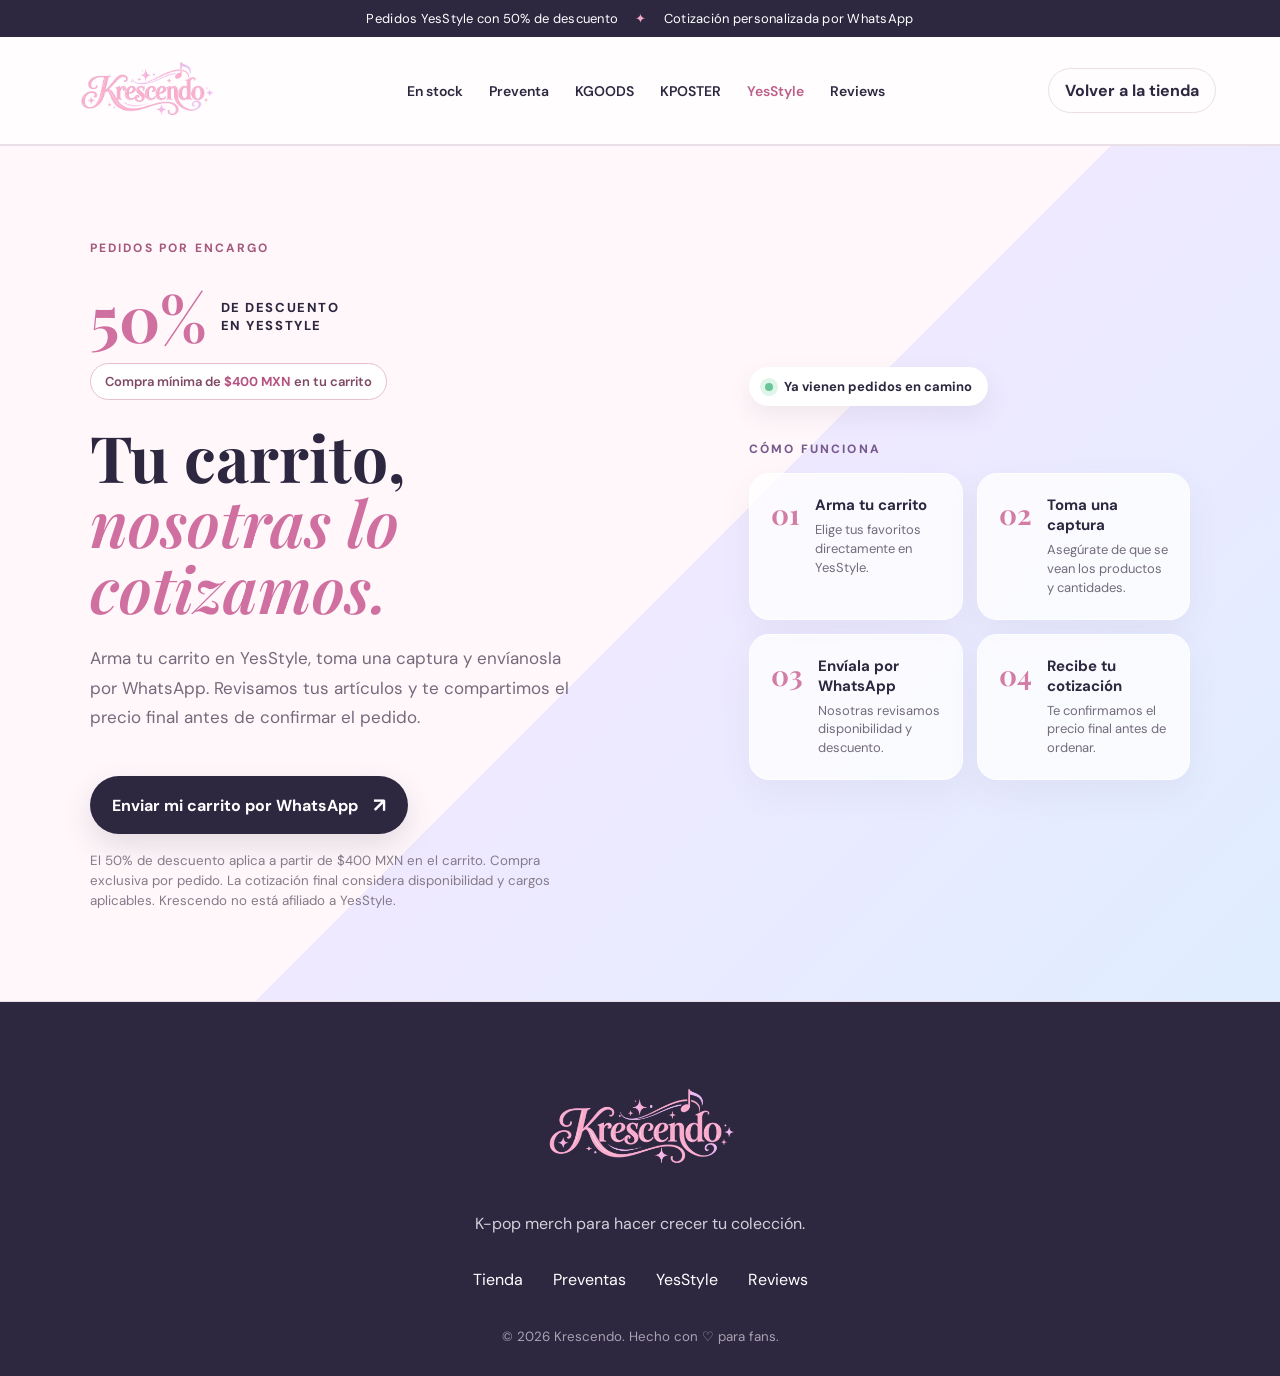
<file: yesstyle.html>
<!doctype html>
<html lang="es">
<head>
  <meta charset="UTF-8" />
  <meta name="viewport" content="width=device-width,initial-scale=1" />
  <meta name="description" content="Pedidos YesStyle por encargo con Krescendo y 50% de descuento." />
  <title>Pedidos YesStyle · Krescendo</title>
  <link rel="icon" type="image/svg+xml" href="data:image/svg+xml,%3Csvg xmlns='http://www.w3.org/2000/svg' viewBox='0 0 64 64'%3E%3Crect width='64' height='64' rx='18' fill='%23ffd8e8'/%3E%3Cpath d='M18 13v38M20 34l20-21M20 33l23 19' fill='none' stroke='%238b4b76' stroke-width='7' stroke-linecap='round'/%3E%3C/svg%3E" />
  <link rel="preconnect" href="https://fonts.googleapis.com">
  <link rel="preconnect" href="https://fonts.gstatic.com" crossorigin>
  <link href="https://fonts.googleapis.com/css2?family=DM+Sans:wght@400;500;600;700&family=Playfair+Display:wght@600;700&display=swap" rel="stylesheet">
  <link rel="stylesheet" href="styles.css?v=23" />
</head>
<body class="yesstyle-page">
  <div class="announcement">Pedidos YesStyle con 50% de descuento <span>✦</span> Cotización personalizada por WhatsApp</div>
  <header>
    <a class="brand" href="index.html"><img src="krescendo-logo.png" alt="Krescendo" /></a>
    <button class="menu" aria-label="Abrir menú">☰</button>
    <nav aria-label="Navegación principal">
      <a href="index.html#stock">En stock</a><a href="index.html#preventa">Preventa</a><a href="index.html#kgoods">KGOODS</a><a href="index.html#kposter">KPOSTER</a><a class="active-link" href="yesstyle.html">YesStyle</a><a href="index.html#reviews">Reviews</a>
    </nav>
    <div class="actions"><a class="back-store" href="index.html">Volver a la tienda</a></div>
  </header>

  <main>
    <section class="yesstyle yesstyle-standalone" id="yesstyle">
      <div class="yesstyle-copy">
        <span class="eyebrow">PEDIDOS POR ENCARGO</span>
        <div class="yesstyle-offer"><strong>50%</strong><span>DE DESCUENTO<br>EN YESSTYLE</span></div>
        <div class="yesstyle-minimum">Compra mínima de <b>$400 MXN</b> en tu carrito</div>
        <h1>Tu carrito,<br><em>nosotras lo cotizamos.</em></h1>
        <p>Arma tu carrito en YesStyle, toma una captura y envíanosla por WhatsApp. Revisamos tus artículos y te compartimos el precio final antes de confirmar el pedido.</p>
        <a class="yesstyle-whatsapp" id="yesstyleWhatsapp" href="#" target="_blank" rel="noopener">Enviar mi carrito por WhatsApp <span>↗</span></a>
        <small>El 50% de descuento aplica a partir de $400 MXN en el carrito. Compra exclusiva por pedido. La cotización final considera disponibilidad y cargos aplicables. Krescendo no está afiliado a YesStyle.</small>
      </div>
      <div class="yesstyle-process">
        <div class="yesstyle-status"><i></i> Ya vienen pedidos en camino</div>
        <span class="yesstyle-kicker">CÓMO FUNCIONA</span>
        <ol>
          <li><b>01</b><div><strong>Arma tu carrito</strong><span>Elige tus favoritos directamente en YesStyle.</span></div></li>
          <li><b>02</b><div><strong>Toma una captura</strong><span>Asegúrate de que se vean los productos y cantidades.</span></div></li>
          <li><b>03</b><div><strong>Envíala por WhatsApp</strong><span>Nosotras revisamos disponibilidad y descuento.</span></div></li>
          <li><b>04</b><div><strong>Recibe tu cotización</strong><span>Te confirmamos el precio final antes de ordenar.</span></div></li>
        </ol>
      </div>
    </section>
  </main>

  <footer class="footer"><img src="krescendo-logo.png" alt="Krescendo"><p>K-pop merch para hacer crecer tu colección.</p><div><a href="index.html">Tienda</a><a href="index.html#preventa">Preventas</a><a href="yesstyle.html">YesStyle</a><a href="index.html#reviews">Reviews</a></div><small>© 2026 Krescendo. Hecho con ♡ para fans.</small></footer>
  <script src="config.js?v=21"></script>
  <script src="yesstyle.js?v=22"></script>
</body>
</html>
</file>
<file: styles.css>
:root{--ink:#2d2840;--pink:#f3a9c7;--blush:#ffe8f0;--lav:#dcd1ff;--sky:#d8efff;--butter:#fff1b8;--paper:#fffdfd;--line:#eadfe7;--muted:#736b7c}*{box-sizing:border-box}html{scroll-behavior:smooth}body{margin:0;background:var(--paper);color:var(--ink);font-family:"DM Sans",sans-serif}button,a{font:inherit}button{cursor:pointer}.announcement{background:var(--ink);color:white;text-align:center;padding:10px 16px;font-size:13px;letter-spacing:.02em}.announcement span{color:var(--pink);padding:0 14px}header{height:108px;display:flex;align-items:center;gap:28px;padding:0 clamp(20px,5vw,76px);border-bottom:1px solid var(--line);position:sticky;top:0;background:rgba(255,253,253,.95);backdrop-filter:blur(16px);z-index:20}.brand{width:180px;flex:none}.brand img{width:100%;display:block}nav{display:flex;gap:26px;margin:auto}nav a,.actions button{color:var(--ink);text-decoration:none;font-weight:600;font-size:14px;white-space:nowrap}nav a:hover{color:#bc608a}.actions{display:flex;gap:9px;align-items:center}.actions button,.menu{border:0;background:none}.icon{font-size:27px}.login{padding:10px 12px!important}.bag{background:var(--blush)!important;border-radius:99px!important;padding:11px 16px!important}.bag b{display:inline-grid;place-items:center;background:var(--ink);color:white;width:22px;height:22px;border-radius:50%;margin-left:7px}.menu{display:none;font-size:24px}.hero{min-height:650px;display:grid;grid-template-columns:1fr 1fr;overflow:hidden}.hero-copy{padding:105px 5vw 70px 8vw;position:relative}.eyebrow{font-size:12px;font-weight:700;letter-spacing:.18em;color:#a5577c}.hero h1{font-family:"Playfair Display",serif;font-size:clamp(55px,6vw,91px);line-height:.98;margin:20px 0 28px}.hero h1 em{color:#d06f9e;font-weight:600}.hero-copy>p{max-width:540px;color:var(--muted);font-size:18px;line-height:1.7}.hero-cta{display:flex;gap:22px;align-items:center;margin:34px 0}.primary{border:0;background:var(--ink);color:#fff!important;text-decoration:none;padding:15px 25px;border-radius:99px;font-weight:700;display:inline-block}.secondary{color:var(--ink);text-underline-offset:5px;font-weight:600}.proof{display:flex;gap:18px;flex-wrap:wrap;color:var(--muted);font-size:13px}.hero-art{position:relative;background:linear-gradient(140deg,var(--blush),var(--lav));overflow:hidden}.orb{position:absolute;border-radius:50%;filter:blur(2px)}.orb.one{width:340px;height:340px;background:#fff7cc;top:-90px;right:-60px}.orb.two{width:260px;height:260px;background:#c9eeff;bottom:-50px;left:-50px}.album{position:absolute;width:250px;height:330px;border-radius:6px;box-shadow:0 28px 55px #5b416c35;padding:30px;display:flex;flex-direction:column;text-align:center;justify-content:center}.album span{font-size:12px;letter-spacing:.25em}.album strong{font-family:"Playfair Display",serif;font-size:30px;margin:12px 0}.album i{font-size:12px}.a1{background:linear-gradient(140deg,#d8f4fb,#fff,#ffdce9);left:9%;top:14%;transform:rotate(-8deg)}.a2{background:linear-gradient(140deg,#29243c,#80688d);color:white;right:9%;top:21%;transform:rotate(9deg)}.lightstick{position:absolute;bottom:9%;left:44%;transform:rotate(-10deg);filter:drop-shadow(0 18px 12px #6b507436)}.lightstick div{width:95px;height:95px;border:10px solid white;border-radius:50%;background:radial-gradient(circle,#f8b7d0 0 20%,transparent 22%);box-shadow:0 0 0 3px #b98bab}.lightstick i{display:block;width:36px;height:185px;background:linear-gradient(90deg,#ddd,#fff,#ddd);margin:auto;border-radius:0 0 15px 15px}.spark{position:absolute;color:white;font-size:56px}.s1{top:9%;left:48%}.s2{bottom:15%;right:5%}.benefits{display:grid;grid-template-columns:repeat(3,1fr);padding:27px 7vw;border-block:1px solid var(--line);background:white}.benefits div{display:flex;gap:9px;flex-direction:column;text-align:center;border-right:1px solid var(--line)}.benefits div:last-child{border:0}.benefits span{color:var(--muted);font-size:14px}.catalog,.reviews{padding:100px 7vw}.section-head{display:flex;justify-content:space-between;align-items:end;margin-bottom:40px}.section-head h2,.pre-copy h2,.categories h2{font-family:"Playfair Display",serif;font-size:44px;margin:10px 0}.filters{display:flex;gap:8px}.filters button{border:1px solid var(--line);background:white;border-radius:99px;padding:10px 16px;color:var(--muted)}.filters button.active{background:var(--ink);color:white}.products{display:grid;grid-template-columns:repeat(4,1fr);gap:22px}.product{position:relative}.product-visual{aspect-ratio:1/1.12;border-radius:22px;display:grid;place-items:center;overflow:hidden;position:relative}.product-visual:after{content:"";width:56%;height:68%;background:linear-gradient(145deg,#fff,#f4edf4);border:1px solid white;box-shadow:0 22px 35px #644e7030;transform:rotate(-4deg);border-radius:5px}.product:nth-child(2n) .product-visual:after{border-radius:50%;height:56%}.product:nth-child(3n) .product-visual:after{transform:rotate(7deg);background:linear-gradient(145deg,#433b61,#d3abce)}.tag{position:absolute;z-index:2;top:14px;left:14px;background:white;border-radius:99px;padding:7px 10px;font-size:11px;font-weight:700}.add{position:absolute;z-index:2;right:14px;bottom:14px;border:0;background:white;border-radius:50%;width:43px;height:43px;font-size:24px}.product h3{font-size:16px;margin:15px 0 6px}.product p{color:var(--muted);font-size:13px;margin:0}.product>span{display:block;font-weight:700;margin-top:10px}.preorder{display:grid;grid-template-columns:.7fr 1.3fr;gap:55px;padding:90px 7vw;background:#fff0f5}.pre-copy p{color:var(--muted);line-height:1.7}.pre-copy a{color:var(--ink);font-weight:700}.pre-grid{display:grid;grid-template-columns:repeat(2,1fr);gap:18px}.pre-card{background:white;border-radius:20px;padding:22px;display:grid;grid-template-columns:115px 1fr;gap:18px;box-shadow:0 8px 25px #8f638515}.pre-cover{background:linear-gradient(145deg,var(--lav),var(--sky));border-radius:12px;min-height:145px;display:grid;place-items:center;font-family:"Playfair Display",serif;text-align:center;padding:10px}.pre-card small{color:#b05780;font-weight:700}.pre-card h3{margin:8px 0}.pre-card p{font-size:13px;color:var(--muted)}.pre-card button,.categories button{border:0;background:none;padding:0;font-weight:700;color:var(--ink)}.categories{display:grid;grid-template-columns:1fr 1fr}.categories article{min-height:440px;padding:55px 6vw;display:flex;gap:30px;align-items:flex-end}.categories article:first-child{background:var(--sky)}.categories article:last-child{background:var(--butter)}.categories article>span{font-family:"Playfair Display";font-size:72px;color:#ffffffaa}.categories small{letter-spacing:.15em}.categories p{color:var(--muted)}.score{display:flex;gap:12px;align-items:center}.score>b{font-family:"Playfair Display";font-size:50px}.score span{color:#e58ab0;letter-spacing:3px}.score small{display:block;color:var(--muted);letter-spacing:0}.review-grid{display:grid;grid-template-columns:repeat(3,1fr);gap:20px}.review-grid blockquote{margin:0;background:#faf4fa;border:1px solid var(--line);border-radius:20px;padding:28px;font-family:"Playfair Display";font-size:20px;line-height:1.5}.review-grid footer{font-family:"DM Sans";font-size:13px;color:var(--muted);margin-top:20px}.footer{padding:65px 7vw 30px;text-align:center;background:var(--ink);color:white}.footer img{width:220px;filter:brightness(1.7)}.footer p{color:#d5cfdb}.footer div{display:flex;justify-content:center;gap:30px;margin:35px}.footer a{color:white;text-decoration:none}.footer small{color:#aaa2b1}dialog{border:0;border-radius:26px;padding:35px;width:min(450px,90vw);box-shadow:0 35px 90px #33283c66;color:var(--ink)}dialog::backdrop{background:#211c2caa;backdrop-filter:blur(5px)}dialog>img{width:180px;display:block;margin:auto}dialog h2,dialog>p{text-align:center}dialog form{display:grid;gap:16px;margin:25px 0}label{font-size:13px;font-weight:700}input{display:block;width:100%;margin-top:7px;padding:14px;border:1px solid var(--line);border-radius:12px;font-size:16px}.close{float:right;border:0;background:none;font-size:25px}.forgot,dialog>small button{border:0;background:none;color:#a5577c}.forgot{font-size:13px}dialog>small{display:block;text-align:center}aside{position:fixed;z-index:40;right:0;top:0;width:min(430px,92vw);height:100vh;background:white;transform:translateX(110%);transition:.3s;display:flex;flex-direction:column;justify-content:space-between;padding:28px;box-shadow:-20px 0 60px #2d284025}aside.open{transform:none}aside h2{display:flex;justify-content:space-between;font-family:"Playfair Display"}aside h2 button{border:0;background:none;font-size:25px}.cart-item{display:flex;justify-content:space-between;padding:16px 0;border-bottom:1px solid var(--line)}.cart-item small{display:block;color:var(--muted)}.empty{text-align:center;color:var(--muted);margin-top:60px}.cart-bottom>div{display:flex;justify-content:space-between;font-size:18px}.cart-bottom>button{width:100%;border:0;background:var(--ink);color:white;padding:15px;border-radius:99px;margin:20px 0}.cart-bottom small{display:block;text-align:center;color:var(--muted)}#overlay{position:fixed;inset:0;background:#211c2c77;z-index:30;display:none}#overlay.show{display:block}.toast{position:fixed;bottom:28px;left:50%;transform:translate(-50%,120px);background:var(--ink);color:white;border-radius:99px;padding:13px 22px;z-index:50;transition:.25s}.toast.show{transform:translate(-50%,0)}@media(max-width:1050px){nav{display:none}header{height:88px}.menu{display:block;order:-1}.actions .login,.icon{display:none}.brand{margin-right:auto}.hero{grid-template-columns:1fr}.hero-copy{padding:70px 8vw}.hero-art{min-height:560px}.products{grid-template-columns:repeat(2,1fr)}.preorder{grid-template-columns:1fr}.review-grid{grid-template-columns:1fr}.section-head{align-items:start;gap:24px}.filters{flex-wrap:wrap}}@media(max-width:650px){.announcement{font-size:11px}.brand{width:140px}.hero-copy{padding:55px 22px}.hero h1{font-size:53px}.hero-art{min-height:460px}.album{width:190px;height:255px}.a1{left:4%}.a2{right:2%}.lightstick{transform:scale(.75) rotate(-10deg);bottom:1%;left:39%}.proof{display:grid}.benefits{grid-template-columns:1fr;padding:0 22px}.benefits div{border-right:0;border-bottom:1px solid var(--line);padding:18px}.catalog,.reviews{padding:70px 22px}.section-head{display:block}.filters{margin-top:20px}.products{gap:13px}.product h3{font-size:14px}.preorder{padding:70px 22px}.pre-grid{grid-template-columns:1fr}.categories{grid-template-columns:1fr}.categories article{min-height:330px}.score{margin-top:20px}.review-grid{grid-template-columns:1fr}.footer div{flex-wrap:wrap}.footer{padding-inline:22px}}
/* Krescendo brand and catalog data overrides */
.brand{text-decoration:none}.brand span{font-family:"Playfair Display",serif;color:#cf70a0;font-size:28px;font-weight:700}.brand img:not([hidden]) + span{display:none}.footer img{margin:auto}.footer-brand{display:block;font-family:"Playfair Display",serif;font-size:34px;color:#f5a8ca}.footer img:not([hidden]) + .footer-brand{display:none}.product-visual img,.pre-cover img{width:100%;height:100%;object-fit:cover}.cover-name{font:700 20px "Playfair Display",serif;text-align:center;padding:18px;z-index:1}.empty-state{grid-column:1/-1;color:var(--muted)}
.brand img{width:180px;height:82px;object-fit:contain;object-position:left center}.footer img{width:230px;height:125px;object-fit:contain;filter:none}@media(max-width:650px){.brand img{width:140px;height:66px}}
.hero-art>img#heroImage{width:100%;height:100%;object-fit:cover;display:block}.hero-placeholder{position:absolute;inset:0;display:grid;place-content:center;justify-items:center;gap:18px;background:linear-gradient(140deg,var(--blush),var(--lav));color:#895878;font-weight:600;letter-spacing:.06em}.hero-placeholder img{width:min(360px,55%);height:auto}.hero-placeholder[hidden]{display:none}
html,body{width:100%;max-width:100%;overflow-x:hidden}.hero{width:100%;max-width:100vw}.hero-copy,.hero-art{min-width:0}.hero-art>img#heroImage{min-width:0;max-width:100%;object-position:center}.products,.pre-grid,.categories,.reviews{min-width:0}img{max-width:100%}

/* YesStyle orders */
.yesstyle{display:grid;grid-template-columns:1.05fr .95fr;min-width:0;background:linear-gradient(135deg,#fff7fa 0%,#fff7fa 52%,#efe9ff 52%,#dfedff 100%);border-block:1px solid var(--line)}
.yesstyle-copy{padding:90px 7vw;min-width:0}.yesstyle-copy h2{font-family:"Playfair Display",serif;font-size:clamp(44px,5vw,72px);line-height:1.02;margin:24px 0}.yesstyle-copy h2 em{color:#cf70a0;font-weight:600}.yesstyle-copy>p{max-width:650px;color:var(--muted);font-size:17px;line-height:1.75}.yesstyle-offer{display:flex;align-items:center;gap:14px;margin-top:28px}.yesstyle-offer strong{font-family:"Playfair Display",serif;font-size:64px;line-height:1;color:#cf70a0}.yesstyle-offer span{font-size:13px;line-height:1.35;letter-spacing:.12em;font-weight:800}.yesstyle-whatsapp{display:inline-flex;align-items:center;gap:15px;margin-top:26px;padding:16px 22px;border-radius:99px;background:#2d2840;color:white;text-decoration:none;font-weight:700;box-shadow:0 12px 30px #4b3d6125}.yesstyle-whatsapp:hover{background:#4b405f;transform:translateY(-1px)}.yesstyle-whatsapp span{font-size:20px}.yesstyle-copy>small{display:block;max-width:620px;margin-top:17px;color:#857a89;line-height:1.5}
.yesstyle-process{padding:90px 7vw 90px 6vw;min-width:0;display:flex;flex-direction:column;justify-content:center}.yesstyle-status{align-self:flex-start;background:white;border:1px solid #ffffffaa;border-radius:99px;padding:10px 15px;font-size:13px;font-weight:700;box-shadow:0 10px 25px #63577a18}.yesstyle-status i{display:inline-block;width:8px;height:8px;background:#68c59a;border-radius:50%;margin-right:8px;box-shadow:0 0 0 5px #dff5e9}.yesstyle-kicker{font-size:12px;letter-spacing:.18em;font-weight:800;color:#765a8d;margin:35px 0 16px}.yesstyle-process ol{list-style:none;padding:0;margin:0;display:grid;grid-template-columns:1fr 1fr;gap:14px}.yesstyle-process li{background:#ffffffcc;border:1px solid white;border-radius:20px;padding:21px;display:flex;gap:15px;min-width:0;box-shadow:0 12px 35px #5c4c7510}.yesstyle-process li>b{font-family:"Playfair Display",serif;font-size:28px;color:#d37da6}.yesstyle-process li div{display:flex;flex-direction:column;gap:6px}.yesstyle-process li strong{font-size:15px}.yesstyle-process li span{font-size:13px;line-height:1.45;color:var(--muted)}
@media(max-width:1050px){.yesstyle{grid-template-columns:1fr;background:linear-gradient(155deg,#fff7fa 0 52%,#ebe6ff 52%)}.yesstyle-copy{padding:75px 8vw 45px}.yesstyle-process{padding:45px 8vw 75px}}
@media(max-width:650px){.yesstyle-copy,.yesstyle-process{padding-left:22px;padding-right:22px}.yesstyle-copy{padding-top:65px}.yesstyle-copy h2{font-size:44px}.yesstyle-offer strong{font-size:52px}.yesstyle-process ol{grid-template-columns:1fr}.yesstyle-whatsapp{width:100%;justify-content:center;text-align:center}}
.yesstyle-copy h1{font-family:"Playfair Display",serif;font-size:clamp(44px,5vw,72px);line-height:1.02;margin:24px 0}.yesstyle-copy h1 em{color:#cf70a0;font-weight:600}.yesstyle-standalone{min-height:calc(100vh - 148px)}.active-link{color:#bc608a!important}.back-store{display:inline-block;color:var(--ink);text-decoration:none;font-weight:700;white-space:nowrap;border:1px solid var(--line);border-radius:99px;padding:11px 16px}.yesstyle-page header nav.mobile-open{display:flex}
.yesstyle-minimum{display:inline-block;margin-top:14px;padding:9px 14px;border:1px solid #e8bfd1;background:#fff;border-radius:99px;color:#7f4864;font-size:13px;font-weight:600}.yesstyle-minimum b{color:#b65382}
@media(max-width:1050px){.yesstyle-page header nav.mobile-open{position:absolute;top:88px;left:0;right:0;background:white;padding:25px;flex-direction:column;border-bottom:1px solid var(--line)}.back-store{font-size:13px;padding:10px 12px}}
@media(max-width:650px){.yesstyle-copy h1{font-size:44px}.yesstyle-page .announcement span{padding:0 6px}.yesstyle-page .back-store{display:none}}
</file>
